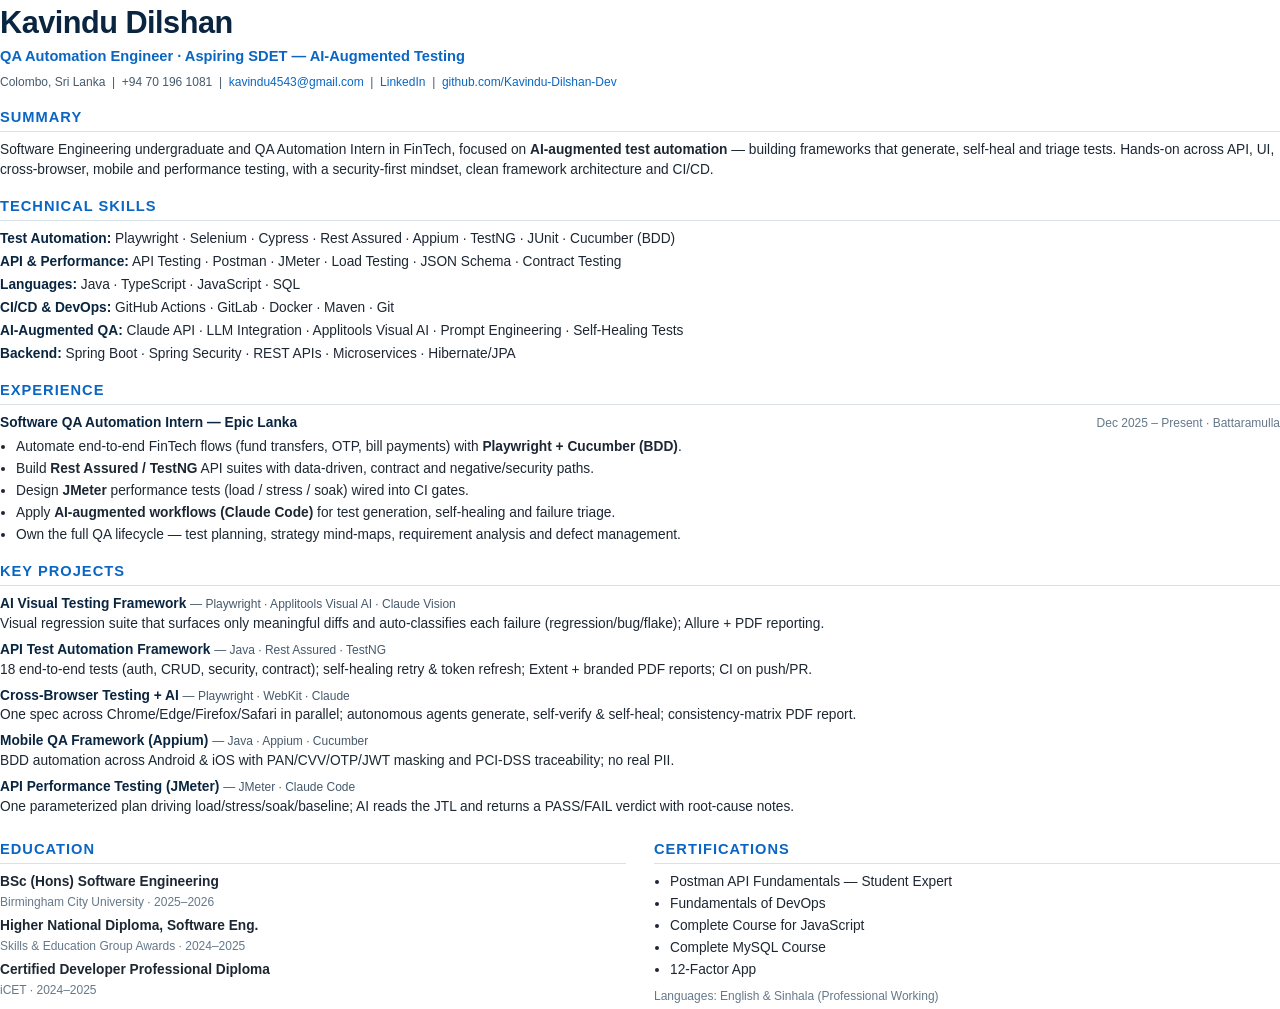
<file: resume.html>
<!DOCTYPE html>
<html lang="en">
<head>
<meta charset="UTF-8">
<title>Kavindu Dilshan — CV</title>
<style>
  @page { size: A4; margin: 14mm 15mm; }
  * { box-sizing: border-box; }
  body { font-family: "Segoe UI", Arial, sans-serif; color: #1d2733; font-size: 10.3pt; line-height: 1.45; margin: 0; }
  .name { font-size: 23pt; font-weight: 700; color: #0a2540; letter-spacing: -0.5px; }
  .role { color: #0a66c2; font-weight: 600; font-size: 11pt; margin: 2px 0 6px; }
  .contact { font-size: 9pt; color: #46596b; }
  .contact a { color: #0a66c2; text-decoration: none; }
  h2 { font-size: 11pt; color: #0a66c2; text-transform: uppercase; letter-spacing: 1px;
       border-bottom: 1.5px solid #d8e0e8; padding-bottom: 3px; margin: 16px 0 8px; }
  .row { display: flex; justify-content: space-between; align-items: baseline; }
  .job-title { font-weight: 600; color: #0a2540; }
  .muted { color: #65788a; font-size: 9pt; }
  ul { margin: 4px 0 8px; padding-left: 16px; }
  li { margin: 2px 0; }
  .grid2 { display: grid; grid-template-columns: 1fr 1fr; gap: 4px 24px; }
  .skills b { color: #0a2540; }
  .skills p { margin: 3px 0; }
  .proj { margin-bottom: 6px; }
  .proj b { color: #0a2540; }
  .tag { color: #46596b; font-size: 9pt; }
  .two { display: grid; grid-template-columns: 1fr 1fr; gap: 0 28px; }
  p { margin: 4px 0; }
</style>
</head>
<body>

<div class="name">Kavindu Dilshan</div>
<div class="role">QA Automation Engineer · Aspiring SDET — AI-Augmented Testing</div>
<div class="contact">
  Colombo, Sri Lanka &nbsp;|&nbsp; +94 70 196 1081 &nbsp;|&nbsp;
  <a href="mailto:kavindu4543@gmail.com">kavindu4543@gmail.com</a> &nbsp;|&nbsp;
  <a href="https://www.linkedin.com/in/kavindu-dilshan-475297287/">LinkedIn</a> &nbsp;|&nbsp;
  <a href="https://github.com/Kavindu-Dilshan-Dev">github.com/Kavindu-Dilshan-Dev</a>
</div>

<h2>Summary</h2>
<p>
  Software Engineering undergraduate and QA Automation Intern in FinTech, focused on
  <b>AI-augmented test automation</b> — building frameworks that generate, self-heal and triage tests.
  Hands-on across API, UI, cross-browser, mobile and performance testing, with a security-first mindset,
  clean framework architecture and CI/CD.
</p>

<h2>Technical Skills</h2>
<div class="skills">
  <p><b>Test Automation:</b> Playwright · Selenium · Cypress · Rest Assured · Appium · TestNG · JUnit · Cucumber (BDD)</p>
  <p><b>API &amp; Performance:</b> API Testing · Postman · JMeter · Load Testing · JSON Schema · Contract Testing</p>
  <p><b>Languages:</b> Java · TypeScript · JavaScript · SQL</p>
  <p><b>CI/CD &amp; DevOps:</b> GitHub Actions · GitLab · Docker · Maven · Git</p>
  <p><b>AI-Augmented QA:</b> Claude API · LLM Integration · Applitools Visual AI · Prompt Engineering · Self-Healing Tests</p>
  <p><b>Backend:</b> Spring Boot · Spring Security · REST APIs · Microservices · Hibernate/JPA</p>
</div>

<h2>Experience</h2>
<div class="row">
  <span class="job-title">Software QA Automation Intern — Epic Lanka</span>
  <span class="muted">Dec 2025 – Present · Battaramulla</span>
</div>
<ul>
  <li>Automate end-to-end FinTech flows (fund transfers, OTP, bill payments) with <b>Playwright + Cucumber (BDD)</b>.</li>
  <li>Build <b>Rest Assured / TestNG</b> API suites with data-driven, contract and negative/security paths.</li>
  <li>Design <b>JMeter</b> performance tests (load / stress / soak) wired into CI gates.</li>
  <li>Apply <b>AI-augmented workflows (Claude Code)</b> for test generation, self-healing and failure triage.</li>
  <li>Own the full QA lifecycle — test planning, strategy mind-maps, requirement analysis and defect management.</li>
</ul>

<h2>Key Projects</h2>
<div class="proj"><b>AI Visual Testing Framework</b> <span class="tag">— Playwright · Applitools Visual AI · Claude Vision</span><br>
  Visual regression suite that surfaces only meaningful diffs and auto-classifies each failure (regression/bug/flake); Allure + PDF reporting.</div>
<div class="proj"><b>API Test Automation Framework</b> <span class="tag">— Java · Rest Assured · TestNG</span><br>
  18 end-to-end tests (auth, CRUD, security, contract); self-healing retry &amp; token refresh; Extent + branded PDF reports; CI on push/PR.</div>
<div class="proj"><b>Cross-Browser Testing + AI</b> <span class="tag">— Playwright · WebKit · Claude</span><br>
  One spec across Chrome/Edge/Firefox/Safari in parallel; autonomous agents generate, self-verify &amp; self-heal; consistency-matrix PDF report.</div>
<div class="proj"><b>Mobile QA Framework (Appium)</b> <span class="tag">— Java · Appium · Cucumber</span><br>
  BDD automation across Android &amp; iOS with PAN/CVV/OTP/JWT masking and PCI-DSS traceability; no real PII.</div>
<div class="proj"><b>API Performance Testing (JMeter)</b> <span class="tag">— JMeter · Claude Code</span><br>
  One parameterized plan driving load/stress/soak/baseline; AI reads the JTL and returns a PASS/FAIL verdict with root-cause notes.</div>

<div class="two">
  <div>
    <h2>Education</h2>
    <p><b>BSc (Hons) Software Engineering</b><br><span class="muted">Birmingham City University · 2025–2026</span></p>
    <p><b>Higher National Diploma, Software Eng.</b><br><span class="muted">Skills &amp; Education Group Awards · 2024–2025</span></p>
    <p><b>Certified Developer Professional Diploma</b><br><span class="muted">iCET · 2024–2025</span></p>
  </div>
  <div>
    <h2>Certifications</h2>
    <ul>
      <li>Postman API Fundamentals — Student Expert</li>
      <li>Fundamentals of DevOps</li>
      <li>Complete Course for JavaScript</li>
      <li>Complete MySQL Course</li>
      <li>12-Factor App</li>
    </ul>
    <p class="muted">Languages: English &amp; Sinhala (Professional Working)</p>
  </div>
</div>

</body>
</html>
</file>
